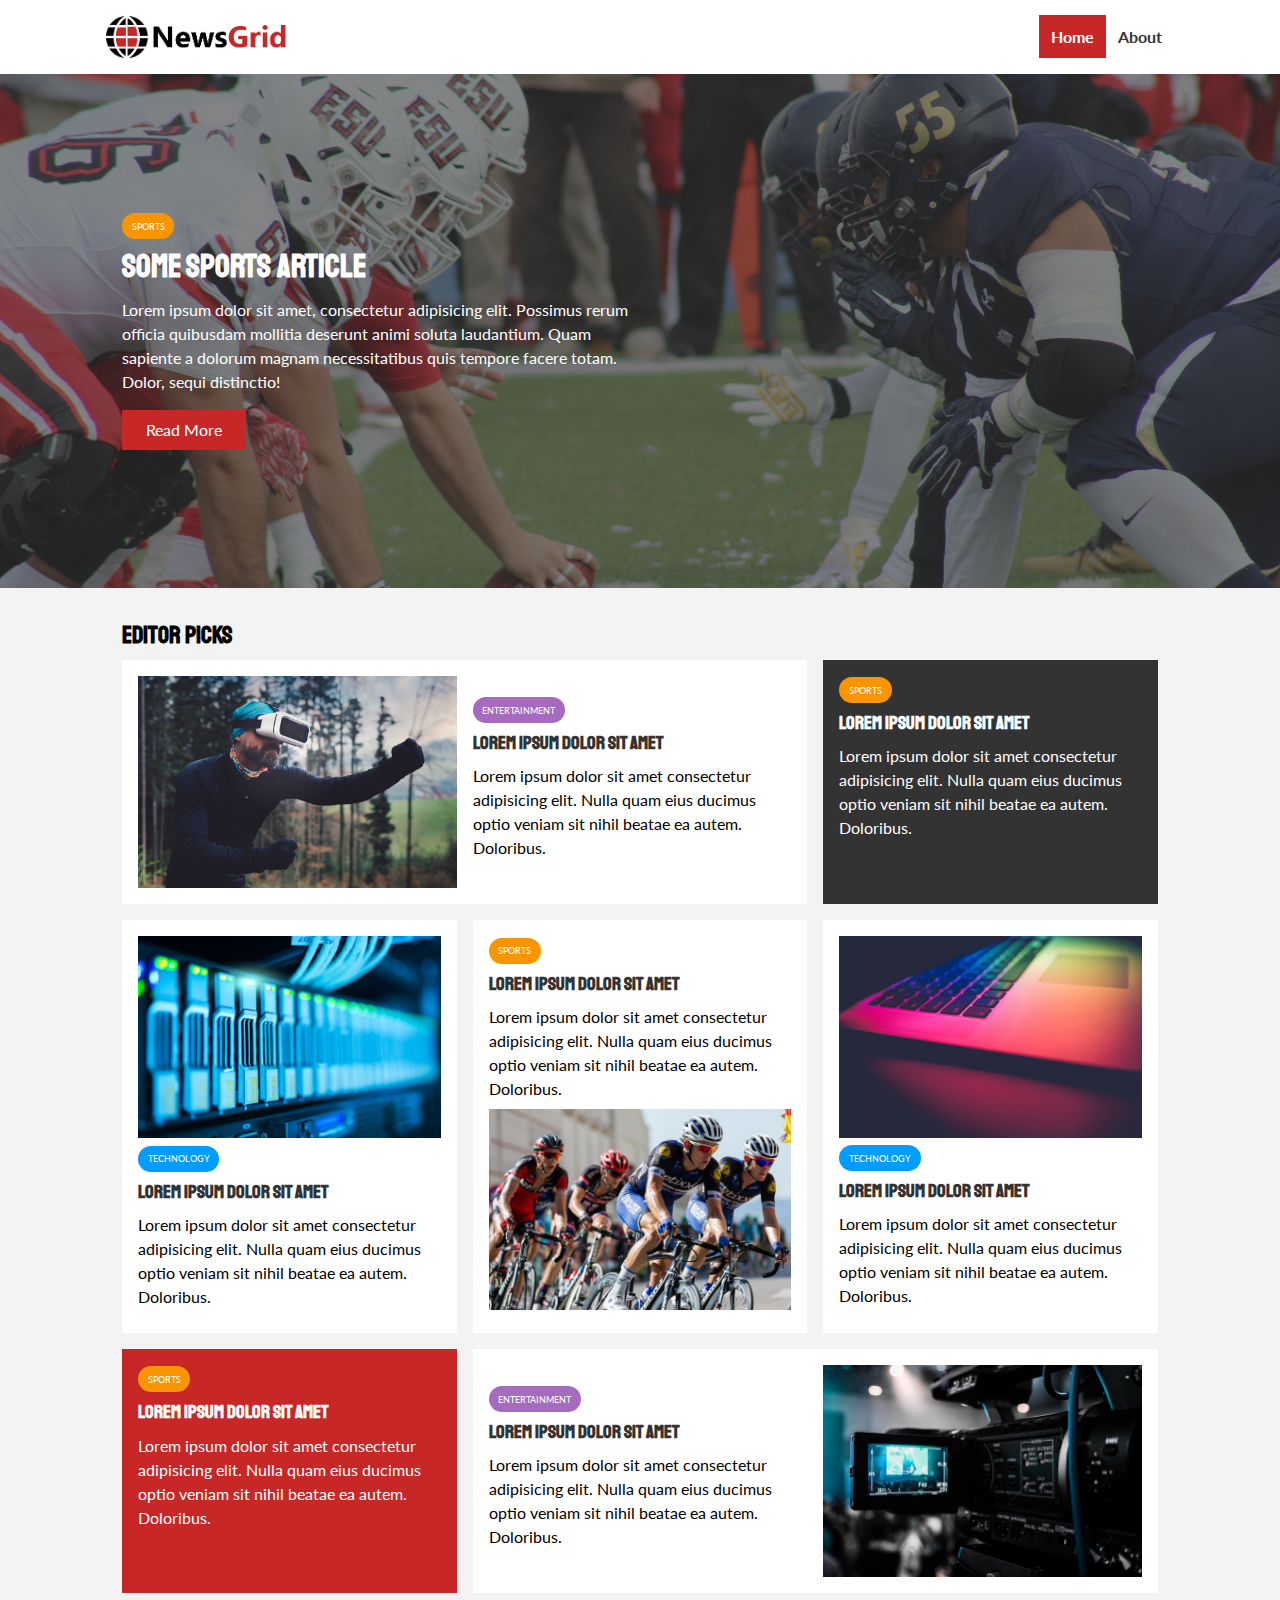
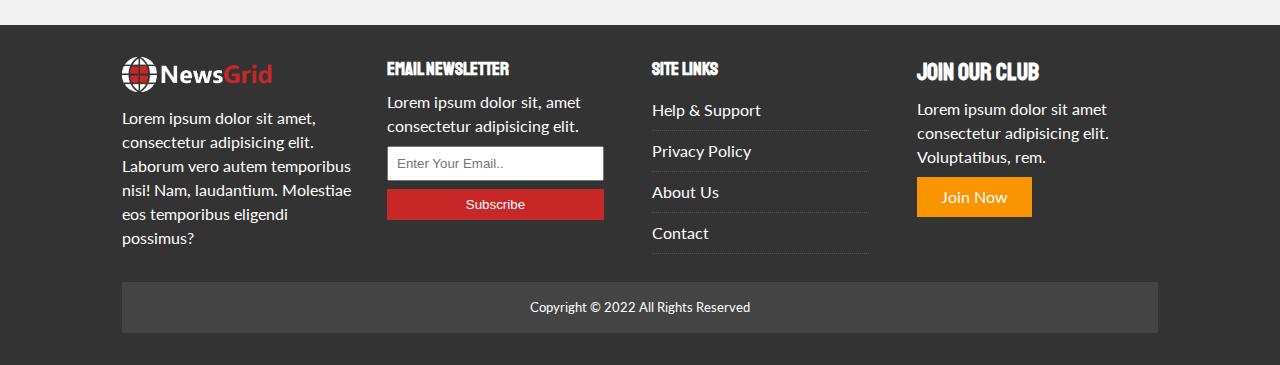
<file: index.html>
<!DOCTYPE html>
<html lang="en">
<head>
  <meta charset="UTF-8">
  <meta name="viewport" content="width=device-width, initial-scale=1.0">
  <meta http-equiv="X-UA-Compatible" content="ie=edge">
  <link rel="stylesheet" href="https://use.fontawesome.com/releases/v5.6.3/css/all.css" integrity="sha384-UHRtZLI+pbxtHCWp1t77Bi1L4ZtiqrqD80Kn4Z8NTSRyMA2Fd33n5dQ8lWUE00s/" crossorigin="anonymous">
  <link href="https://fonts.googleapis.com/css?family=Lato|Staatliches" rel="stylesheet">
  <link rel="stylesheet" href="css/style.css">
  <link rel="stylesheet" media="screen and (max-width: 768px)" href="css/mobile.css">
  <link rel="shortcut icon" type="image/x-icon" href="favicon.ico">
  <title>NewsGrid | Latest News</title>
</head>
<body>
  <nav id="main-nav">
    <div class="container">
      <img src="./image_resources/logo.png" alt="NewsGrid" class="logo">
      <div class="social">
        <a href="http://facebook.com" target="_blank"><i class="fab fa-facebook fa-2x"></i></a>
        <a href="http://twitter.com" target="_blank"><i class="fab fa-twitter fa-2x"></i></a>
        <a href="http://instagram.com" target="_blank"><i class="fab fa-instagram fa-2x"></i></a>
        <a href="http://youtube.com" target="_blank"><i class="fab fa-youtube fa-2x"></i></a>
      </div>
      <ul>
        <li><a class="current" href="index.html">Home</a></li>
        <li><a href="about.html">About</a></li>
      </ul>
    </div>
  </nav>

  <!-- Showcase -->
  <header id="showcase">
    <div class="container">
      <div class="showcase-container">
        <div class="showcase-content">
          <div class="category category-sports">Sports</div>
          <h1>Some Sports Article</h1>
          <p>Lorem ipsum dolor sit amet, consectetur adipisicing elit. Possimus rerum officia quibusdam mollitia deserunt animi soluta laudantium. Quam sapiente a dolorum magnam necessitatibus quis tempore facere totam. Dolor, sequi distinctio!</p>
          <a href="article.html" class="btn btn-primary">Read More</a>
        </div>
      </div>
    </div>
  </header>

  <!-- Home Articles -->
  <section id="home-articles" class="py-2">
    <div class="container">
        <h2>Editor Picks</h2>
        <div class="articles-container">
          <article class="card">
            <img src="image_resources/articles/ent1.jpg" alt="">
            <div>
              <div class="category category-ent">Entertainment</div>
              <h3>
                <a href="article.html">Lorem ipsum dolor sit amet</a>
              </h3>
              <p>Lorem ipsum dolor sit amet consectetur adipisicing elit. Nulla quam eius ducimus optio veniam sit nihil beatae ea autem. Doloribus.</p>
            </div>
          </article>
          <article class="card bg-dark">
            <div class="category category-sports">Sports</div>
            <h3>
              <a href="article.html">Lorem ipsum dolor sit amet</a>
            </h3>
            <p>Lorem ipsum dolor sit amet consectetur adipisicing elit. Nulla quam eius ducimus optio veniam sit nihil beatae ea autem. Doloribus.</p>
          </article>
          <article class="card">
            <img src="image_resources/articles/tech1.jpg" alt="">
            <div class="category category-tech">Technology</div>
            <h3>
              <a href="article.html">Lorem ipsum dolor sit amet</a>
            </h3>
            <p>Lorem ipsum dolor sit amet consectetur adipisicing elit. Nulla quam eius ducimus optio veniam sit nihil beatae ea autem. Doloribus.</p>
          </article>
          <article class="card">
            <div class="category category-sports">Sports</div>
            <h3>
              <a href="article.html">Lorem ipsum dolor sit amet</a>
            </h3>
            <p>Lorem ipsum dolor sit amet consectetur adipisicing elit. Nulla quam eius ducimus optio veniam sit nihil beatae ea autem. Doloribus.</p>
            <img src="image_resources/articles/sports1.jpg" alt="">
          </article>
          <article class="card">
            <img src="image_resources/articles/tech2.jpg" alt="">
            <div class="category category-tech">Technology</div>
            <h3>
              <a href="article.html">Lorem ipsum dolor sit amet</a>
            </h3>
            <p>Lorem ipsum dolor sit amet consectetur adipisicing elit. Nulla quam eius ducimus optio veniam sit nihil beatae ea autem. Doloribus.</p>
          </article>
          <article class="card bg-primary">
            <div class="category category-sports">Sports</div>
            <h3>
              <a href="article.html">Lorem ipsum dolor sit amet</a>
            </h3>
            <p>Lorem ipsum dolor sit amet consectetur adipisicing elit. Nulla quam eius ducimus optio veniam sit nihil beatae ea autem. Doloribus.</p>
          </article>
          <article class="card">
            <div>
              <div class="category category-ent">Entertainment</div>
              <h3>
                <a href="article.html">Lorem ipsum dolor sit amet</a>
              </h3>
              <p>Lorem ipsum dolor sit amet consectetur adipisicing elit. Nulla quam eius ducimus optio veniam sit nihil beatae ea autem. Doloribus.</p>
            </div>
            <img src="image_resources/articles/ent2.jpg" alt="">
          </article>
        </div>
    </div>
  </section>

  <!-- FOOTER -->
  <footer id="main-footer" class="py-2">
    <div class="container footer-container">
      <div>
        <img src="./image_resources/logo_light.png" alt="News Blah blah">
        <p>Lorem ipsum dolor sit amet, consectetur adipisicing elit. Laborum vero autem temporibus nisi! Nam, laudantium. Molestiae eos temporibus eligendi possimus?</p>
      </div>
      <div>
        <h3>Email Newsletter</h3>
        <p>Lorem ipsum dolor sit, amet consectetur adipisicing elit.</p>
        <form>
          <input type="email" placeholder="Enter Your Email..">
          <input type="submit" value="Subscribe" class="btn btn-primary">
        </form>
      </div>
      <div>
        <h3>Site Links</h3>
        <ul class="list">
          <li><a href="#">Help & Support</a></li>
          <li><a href="#">Privacy Policy</a></li>
          <li><a href="#">About Us</a></li>
          <li><a href="#">Contact</a></li>
        </ul>
      </div>
      <div>
        <h2>Join Our Club</h2>
        <p>Lorem ipsum dolor sit amet consectetur adipisicing elit. Voluptatibus, rem.</p>
        <a href="#" class="btn btn-secondary">Join Now</a>
      </div>
      <div>
        <p>Copyright &copy; 2022 All Rights Reserved</p>
      </div>
    </div>
  </footer>
  </body>
  </html>
</file>
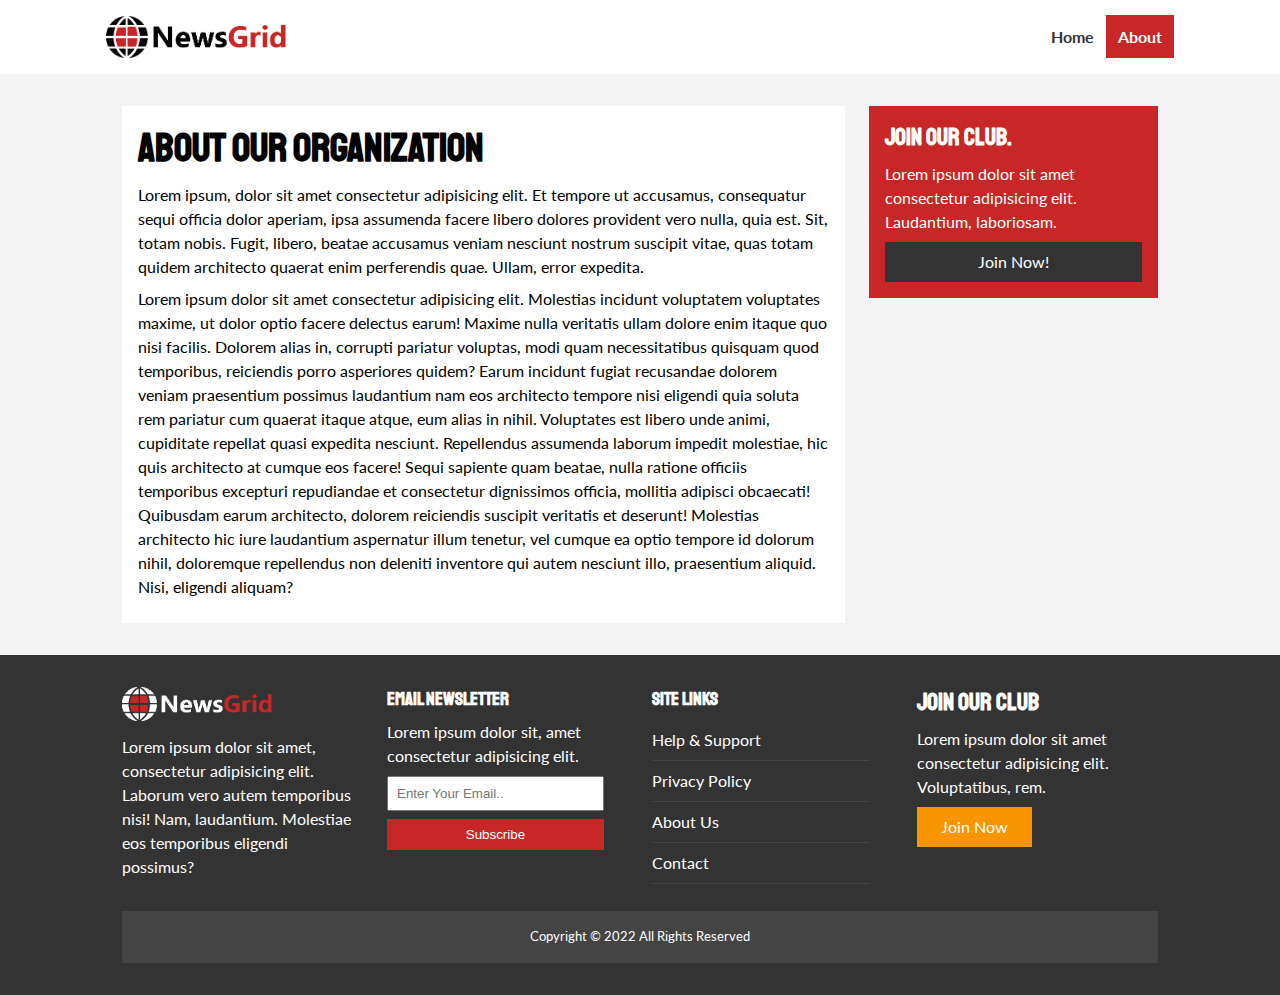
<file: about.html>
<!DOCTYPE html>
<html lang="en">
<head>
  <meta charset="UTF-8">
  <meta name="viewport" content="width=device-width, initial-scale=1.0">
  <meta http-equiv="X-UA-Compatible" content="ie=edge">
  <link rel="stylesheet" href="https://use.fontawesome.com/releases/v5.6.3/css/all.css" integrity="sha384-UHRtZLI+pbxtHCWp1t77Bi1L4ZtiqrqD80Kn4Z8NTSRyMA2Fd33n5dQ8lWUE00s/" crossorigin="anonymous">
  <link href="https://fonts.googleapis.com/css?family=Lato|Staatliches" rel="stylesheet">
  <link rel="stylesheet" href="css/style.css">
  <link rel="stylesheet" media="screen and (max-width: 768px)" href="css/mobile.css">
  <link rel="shortcut icon" type="image/x-icon" href="favicon.ico">
  <title>NewsGrid | About</title>
</head>
<body>
  <nav id="main-nav">
    <div class="container">
      <img src="./image_resources/logo.png" alt="NewsGrid" class="logo">
      <div class="social">
        <a href="http://facebook.com" target="_blank"><i class="fab fa-facebook fa-2x"></i></a>
        <a href="http://twitter.com" target="_blank"><i class="fab fa-twitter fa-2x"></i></a>
        <a href="http://instagram.com" target="_blank"><i class="fab fa-instagram fa-2x"></i></a>
        <a href="http://youtube.com" target="_blank"><i class="fab fa-youtube fa-2x"></i></a>
      </div>
      <ul>
        <li><a  href="index.html">Home</a></li>
        <li><a class="current" href="about.html">About</a></li>
      </ul>
    </div>
  </nav>

  <section id="about">
    <div class="container">
      <div class="page-container">
        <article class="card">
          <h1 class="l-heading">About Our Organization</h1>
          <p>Lorem ipsum, dolor sit amet consectetur adipisicing elit. Et tempore ut accusamus, consequatur sequi officia dolor aperiam, ipsa assumenda facere libero dolores provident vero nulla, quia est. Sit, totam nobis. Fugit, libero, beatae accusamus veniam nesciunt nostrum suscipit vitae, quas totam quidem architecto quaerat enim perferendis quae. Ullam, error expedita.</p>
          <p>Lorem ipsum dolor sit amet consectetur adipisicing elit. Molestias incidunt voluptatem voluptates maxime, ut dolor optio facere delectus earum! Maxime nulla veritatis ullam dolore enim itaque quo nisi facilis. Dolorem alias in, corrupti pariatur voluptas, modi quam necessitatibus quisquam quod temporibus, reiciendis porro asperiores quidem? Earum incidunt fugiat recusandae dolorem veniam praesentium possimus laudantium nam eos architecto tempore nisi eligendi quia soluta rem pariatur cum quaerat itaque atque, eum alias in nihil. Voluptates est libero unde animi, cupiditate repellat quasi expedita nesciunt. Repellendus assumenda laborum impedit molestiae, hic quis architecto at cumque eos facere! Sequi sapiente quam beatae, nulla ratione officiis temporibus excepturi repudiandae et consectetur dignissimos officia, mollitia adipisci obcaecati! Quibusdam earum architecto, dolorem reiciendis suscipit veritatis et deserunt! Molestias architecto hic iure laudantium aspernatur illum tenetur, vel cumque ea optio tempore id dolorum nihil, doloremque repellendus non deleniti inventore qui autem nesciunt illo, praesentium aliquid. Nisi, eligendi aliquam?</p>
     </article>
     <aside class="card bg-primary">
       <h2>Join our Club.</h2>
       <p>Lorem ipsum dolor sit amet consectetur adipisicing elit. Laudantium, laboriosam.</p>
       <a href="#" class="btn btn-dark btn-block">Join Now!</a>

     </aside>
      </div>
    </div>
  </section>

  <!-- FOOTER -->
  <footer id="main-footer" class="py-2">
    <div class="container footer-container">
      <div>
        <img src="./image_resources/logo_light.png" alt="News Blah blah">
        <p>Lorem ipsum dolor sit amet, consectetur adipisicing elit. Laborum vero autem temporibus nisi! Nam, laudantium. Molestiae eos temporibus eligendi possimus?</p>
      </div>
      <div>
        <h3>Email Newsletter</h3>
        <p>Lorem ipsum dolor sit, amet consectetur adipisicing elit.</p>
        <form>
          <input type="email" placeholder="Enter Your Email..">
          <input type="submit" value="Subscribe" class="btn btn-primary">
        </form>
      </div>
      <div>
        <h3>Site Links</h3>
        <ul class="list">
          <li><a href="#">Help & Support</a></li>
          <li><a href="#">Privacy Policy</a></li>
          <li><a href="#">About Us</a></li>
          <li><a href="#">Contact</a></li>
        </ul>
      </div>
      <div>
        <h2>Join Our Club</h2>
        <p>Lorem ipsum dolor sit amet consectetur adipisicing elit. Voluptatibus, rem.</p>
        <a href="#" class="btn btn-secondary">Join Now</a>
      </div>
      <div>
        <p>Copyright &copy; 2022 All Rights Reserved</p>
      </div>
    </div>
  </footer>
  </body>
  </html>
</file>
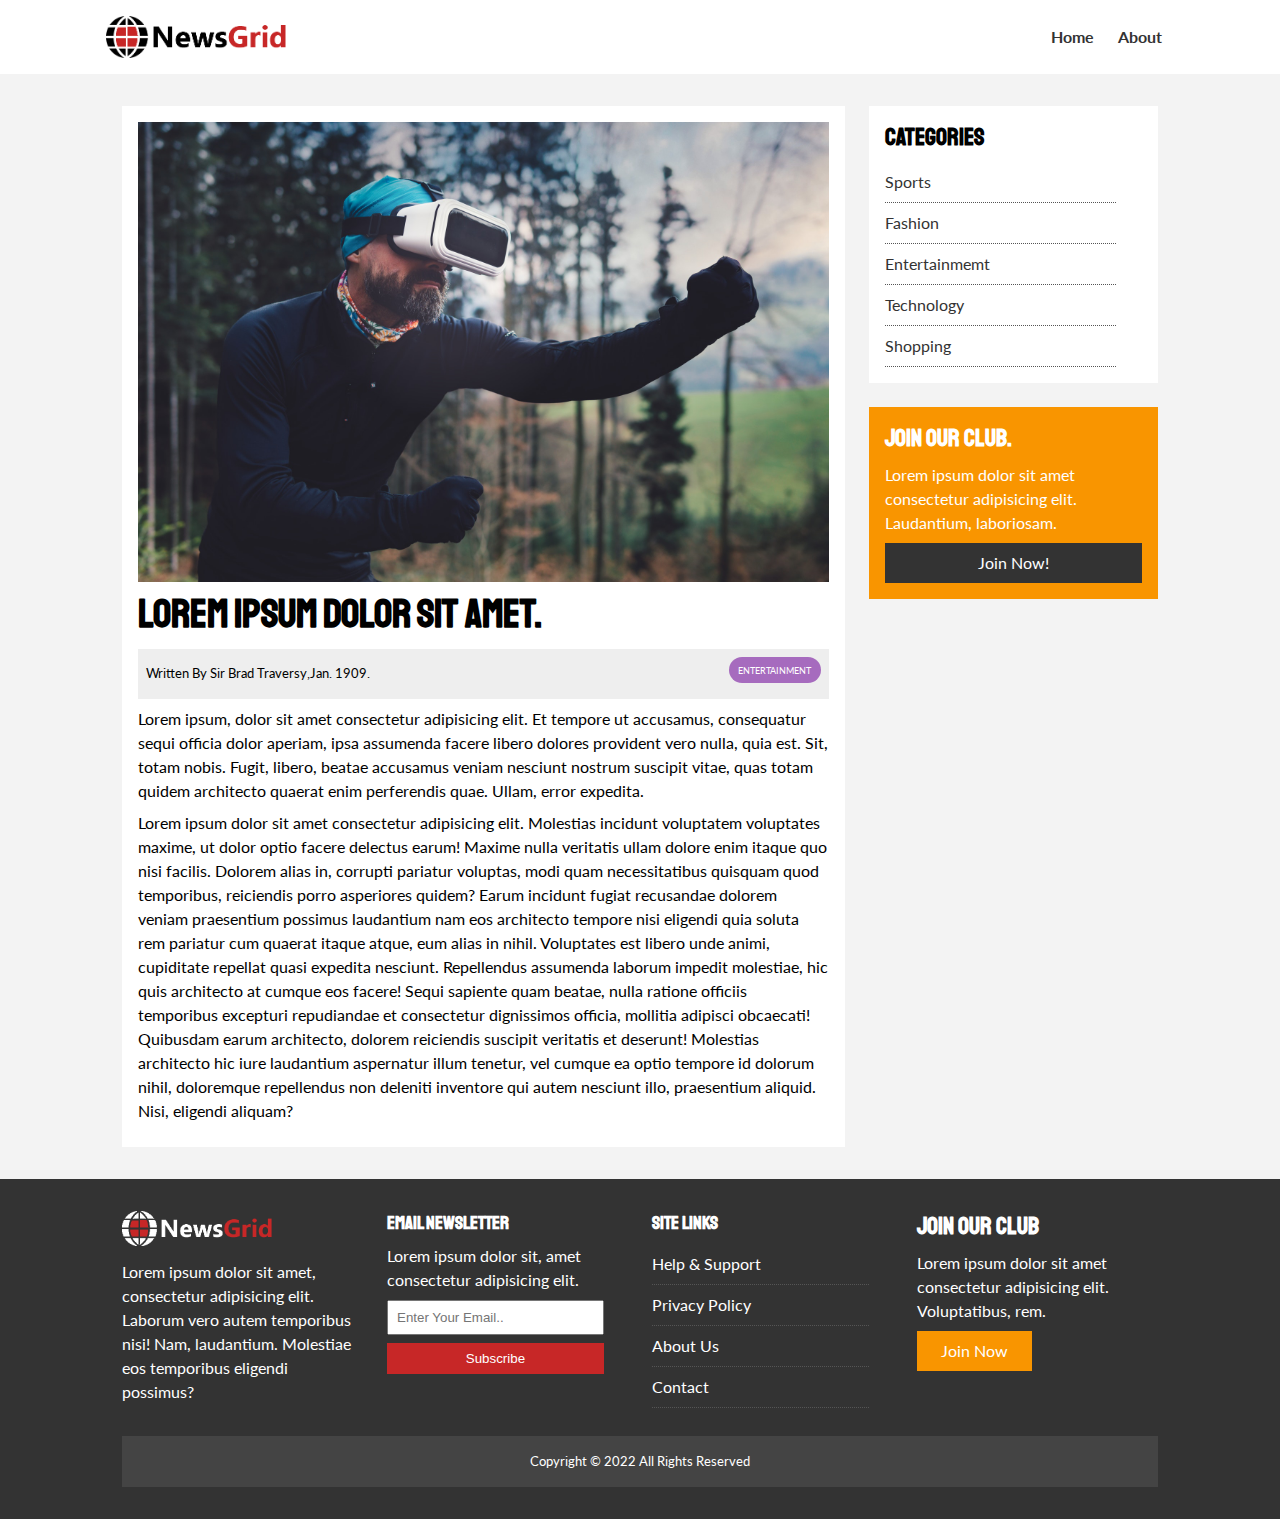
<file: article.html>
<!DOCTYPE html>
<html lang="en">
<head>
  <meta charset="UTF-8">
  <meta name="viewport" content="width=device-width, initial-scale=1.0">
  <meta http-equiv="X-UA-Compatible" content="ie=edge">
  <link rel="stylesheet" href="https://use.fontawesome.com/releases/v5.6.3/css/all.css" integrity="sha384-UHRtZLI+pbxtHCWp1t77Bi1L4ZtiqrqD80Kn4Z8NTSRyMA2Fd33n5dQ8lWUE00s/" crossorigin="anonymous">
  <link href="https://fonts.googleapis.com/css?family=Lato|Staatliches" rel="stylesheet">
  <link rel="stylesheet" href="css/style.css">
  <link rel="stylesheet" media="screen and (max-width: 768px)" href="css/mobile.css">
  <link rel="shortcut icon" type="image/x-icon" href="favicon.ico">
  <title>NewsGrid | Articles</title>
</head>
<body>
  <nav id="main-nav">
    <div class="container">
      <img src="./image_resources/logo.png" alt="NewsGrid" class="logo">
      <div class="social">
        <a href="http://facebook.com" target="_blank"><i class="fab fa-facebook fa-2x"></i></a>
        <a href="http://twitter.com" target="_blank"><i class="fab fa-twitter fa-2x"></i></a>
        <a href="http://instagram.com" target="_blank"><i class="fab fa-instagram fa-2x"></i></a>
        <a href="http://youtube.com" target="_blank"><i class="fab fa-youtube fa-2x"></i></a>
      </div>
      <ul>
        <li><a  href="index.html">Home</a></li>
        <li><a  href="about.html">About</a></li>
      </ul>
    </div>
  </nav>

  <section id="article">
    <div class="container">
      <div class="page-container">
        <article class="card">
          <img src="./image_resources/articles/ent1.jpg" alt="">
          <h1 class="l-heading">Lorem ipsum dolor sit amet.</h1>
          <div class="meta">
            <small>
              <i class="fas fa-user"></i>Written By Sir Brad Traversy,Jan. 1909. 
            </small>
            <div class="category category-ent">Entertainment</div>

          </div>
          <p>Lorem ipsum, dolor sit amet consectetur adipisicing elit. Et tempore ut accusamus, consequatur sequi officia dolor aperiam, ipsa assumenda facere libero dolores provident vero nulla, quia est. Sit, totam nobis. Fugit, libero, beatae accusamus veniam nesciunt nostrum suscipit vitae, quas totam quidem architecto quaerat enim perferendis quae. Ullam, error expedita.</p>
          <p>Lorem ipsum dolor sit amet consectetur adipisicing elit. Molestias incidunt voluptatem voluptates maxime, ut dolor optio facere delectus earum! Maxime nulla veritatis ullam dolore enim itaque quo nisi facilis. Dolorem alias in, corrupti pariatur voluptas, modi quam necessitatibus quisquam quod temporibus, reiciendis porro asperiores quidem? Earum incidunt fugiat recusandae dolorem veniam praesentium possimus laudantium nam eos architecto tempore nisi eligendi quia soluta rem pariatur cum quaerat itaque atque, eum alias in nihil. Voluptates est libero unde animi, cupiditate repellat quasi expedita nesciunt. Repellendus assumenda laborum impedit molestiae, hic quis architecto at cumque eos facere! Sequi sapiente quam beatae, nulla ratione officiis temporibus excepturi repudiandae et consectetur dignissimos officia, mollitia adipisci obcaecati! Quibusdam earum architecto, dolorem reiciendis suscipit veritatis et deserunt! Molestias architecto hic iure laudantium aspernatur illum tenetur, vel cumque ea optio tempore id dolorum nihil, doloremque repellendus non deleniti inventore qui autem nesciunt illo, praesentium aliquid. Nisi, eligendi aliquam?</p>
     </article>

     <aside id="categories" class="card">
       <h2>Categories</h2>
       <ul class="list">
         <li><a href="#"> <i class="fas fa-chevron-right"></i> Sports</a></li>
         <li><a href="#"> <i class="fas fa-chevron-right"></i> Fashion</a></li>
         <li><a href="#"> <i class="fas fa-chevron-right"></i> Entertainmemt</a></li>
         <li><a href="#"> <i class="fas fa-chevron-right"></i> Technology</a></li>
         <li><a href="#"> <i class="fas fa-chevron-right"></i> Shopping</a></li>
       </ul>
     </aside>
     <aside class="card bg-secondary">
       <h2>Join our Club.</h2>
       <p>Lorem ipsum dolor sit amet consectetur adipisicing elit. Laudantium, laboriosam.</p>
       <a href="#" class="btn btn-dark btn-block">Join Now!</a>

     </aside>
      </div>
    </div>
  </section>

  <!-- FOOTER -->
  <footer id="main-footer" class="py-2">
    <div class="container footer-container">
      <div>
        <img src="./image_resources/logo_light.png" alt="News Blah blah">
        <p>Lorem ipsum dolor sit amet, consectetur adipisicing elit. Laborum vero autem temporibus nisi! Nam, laudantium. Molestiae eos temporibus eligendi possimus?</p>
      </div>
      <div>
        <h3>Email Newsletter</h3>
        <p>Lorem ipsum dolor sit, amet consectetur adipisicing elit.</p>
        <form>
          <input type="email" placeholder="Enter Your Email..">
          <input type="submit" value="Subscribe" class="btn btn-primary">
        </form>
      </div>
      <div>
        <h3>Site Links</h3>
        <ul class="list">
          <li><a href="#">Help & Support</a></li>
          <li><a href="#">Privacy Policy</a></li>
          <li><a href="#">About Us</a></li>
          <li><a href="#">Contact</a></li>
        </ul>
      </div>
      <div>
        <h2>Join Our Club</h2>
        <p>Lorem ipsum dolor sit amet consectetur adipisicing elit. Voluptatibus, rem.</p>
        <a href="#" class="btn btn-secondary">Join Now</a>
      </div>
      <div>
        <p>Copyright &copy; 2022 All Rights Reserved</p>
      </div>
    </div>
  </footer>
  </body>
  </html>
</file>
<file: css/style.css>
:root {
  --primary-color: #c72727;
  --secondary-color: #f99500;
  --light-color: #f3f3f3;
  --max-width: 1100px;
  --dark-color:#333;
}

.category {
  --sports-color: #f99500;
  --ent-color: #a66bbe;
  --tech-color: #009cff;
}

* {
  margin: 0;
  padding: 0;
  box-sizing: border-box;
}

body {
  font-family: 'Lato', sans-serif;
  line-height: 1.5;
  background: var(--light-color);
}

a {
  color: #333;
  text-decoration: none;
}

ul {
  list-style: none;
}

p {
  margin: .5rem 0;
}

img {
  width: 100%;
}

h1, h2, h3, h4, h5, h6 {
  font-family: 'Staatliches', cursive;
  margin-bottom: .55rem;
  line-height: 1.3;
}

/* Utility */
.container {
  max-width: var(--max-width);
  margin: auto;
  padding: 0 2rem;
  overflow: hidden;
}

.category {
  display: inline-block;
  color: #fff;
  font-size: 0.55rem;
  text-transform: uppercase;
  padding: 0.4rem 0.6rem;
  border-radius: 15px;
  margin-bottom: 0.5rem;
}

.category-sports { background: var(--sports-color) }
.category-ent { background: var(--ent-color) }
.category-tech { background: var(--tech-color) }

.btn {
  display: inline-block;
  border: none;
  background: var(--primary-color);
  color: #fff;
  padding: 0.5rem 1.5rem;
}

.btn-light { background: var(--light-color) }
.btn-primary { background: var(--primary-color) }
.btn-secondary { background: var(--secondary-color) }
.btn-dark{ background: var(--dark-color);}

.btn-block {
  display: block;
  width: 100%;
  text-align: center;
}

.btn:hover {
  opacity: 0.9;
}

.card {
  background: #fff;
  padding: 1rem;
}

.bg-dark{
  background: var(--dark-color);
  color: #fff;
}

.bg-primary{
  background: var(--primary-color);
  color: #fff;
}

.bg-secondary{
  background: var(--secondary-color);
  color: #fff;
}

.py-1{padding: 1.5rem 0;}
.py-2{padding: 2rem 0;}
.py-3{padding: 3rem 0;}
.p-1{padding: 1.5rem ;}
.p-2{padding: 2rem ;}
.p-3{padding: 3rem ;}

.bg-dark h1,
.bg-dark h2,
.bg-dark h3,
.bg-dark a,
.bg-primary h1,
.bg-primary h2,
.bg-primary h3,
.bg-primary a,
.bg-secondary h1,
.bg-secondary h2,
.bg-secondary h3,
.bg-secondary a{
  color: #fff;
}

.l-heading{
  font-size: 2.5rem;
}
.list li{
  padding: .5rem 0;
  border-bottom: 1px #555 dotted;
  width: 90%;
}
.list li a:hover {
  color: var(--primary-color) !important;
}
/* ABOUT PAGE / Inner page grid container */
.page-container {
  display: grid;
  grid-template-columns: 5fr 2fr;
  margin: 2rem 0;
  grid-gap: 1.5rem;
}

.page-container > *:first-child {
  grid-row: 1 / span 3;
}

/* Navigation */
#main-nav {
  background: #fff;
  position: sticky;
  top: 0;
  z-index: 2;
}

#main-nav .container {
  display: grid;
  grid-template-columns: 6fr 3fr 2fr;
  padding: 1rem;
  align-items: center;
}

#main-nav .logo {
  width: 180px;
}

#main-nav ul {
  justify-self: end;
  display: flex;
}

#main-nav ul li a {
  padding: 0.75rem;
  font-weight: bold;
}

#main-nav ul li a.current {
  background: var(--primary-color);
  color: #fff;
}

#main-nav ul li a:hover {
  background: var(--light-color);
  color: var(--primary-color);
}

#main-nav .social {
  justify-self: center;
}

#main-nav .social i {
  color: #777;
  margin-right: .5rem;
}

/* Showcase */
#showcase {
  color: #fff;
  background: #333;
  padding: 2rem;
  position: relative;
}

#showcase:before {
  content: '';
  background: url('../image_resources/featured.jpg') no-repeat center center/cover;
  position: absolute;
  top: 0;
  left: 0;
  width: 100%;
  height: 100%;
  opacity: 0.4;
}

#showcase .showcase-container {
  display: grid;
  grid-template-columns: repeat(2, 1fr);
  justify-content: center;
  align-items: center;
  height: 50vh;
}

#showcase .showcase-content {
  z-index: 1;
}

#showcase .showcase-content p {
  margin-bottom: 1rem;
}

/* Home Articles */
#home-articles .articles-container {
  display: grid;
  grid-template-columns: repeat(3, 1fr);
  grid-gap: 1rem;
}

#home-articles .articles-container > *:first-child,
#home-articles .articles-container > *:last-child{
  display: grid;
  grid-template-columns: repeat(2, 1fr);
  grid-gap: 1rem;
  grid-column: 1/ span 2;
  align-items: center;
}

#home-articles .articles-container > *:last-child{
  grid-column: 2/ span 2;
}

 #article .meta{
  display: flex;
  justify-content: space-between;
  align-items: center;
  background: #eee;
  padding: 0.5rem;
}

/* FOOTER */
#main-footer{
  background: var(--dark-color);
  color: #fff;
}

#main-footer img{
width: 150px;
}

#main-footer a{
  color: #fff;
}

#main-footer .footer-container{
  display: grid;
  grid-template-columns: repeat(4, 1fr);
  grid-gap: 1.5rem;
}

#main-footer .footer-container > *:last-child{
background: #444;
grid-column: 1/ span 4;
padding: .5rem;
text-align: center;
font-size: 0.8rem;
}

#main-footer .footer-container input[type='email']{
width: 90%;
padding: 0.5rem;
margin-bottom: 0.5rem;
}

#main-footer .footer-container input[type='submit']{
  width: 90%;
}
</file>
<file: css/mobile.css>
/* NAVIGATION */
#main-nav .social{
  display: none;
}

#main-nav .container{
  grid-template-columns:1fr ;
  grid-gap: 1.2rem;
}

#main-nav ul,
#main-nav .logo{
  justify-self: center;
}

#main-nav ul li a{
  padding: 0.4rem;
}

#home-articles .articles-container{
  grid-template-columns:repeat(2, 1fr) ;
}

#home-articles .articles-container > *:first-child,
#home-articles .articles-container > *:last-child{
  grid-template-columns: 1fr;
  grid-column: 1;
}

@media(max-width:600px){
#showcase .showcase-container{
  grid-template-columns: 1fr;
}

#home-articles .articles-container,
#main-footer .footer-container{
  grid-template-columns: 1fr;
}

#main-footer .footer-container > *:last-child{
  grid-column: 1;
}

#main-footer .footer-container > *{
  border-bottom: 1px #444 dotted;
  padding-bottom: 1rem;
}

#main-footer .footer-container >*:last-child,
#main-footer .footer-container >*:nth-child(3){
  border: none;
}

.page-container{
  grid-template-columns: 1fr;
}

}
</file>
